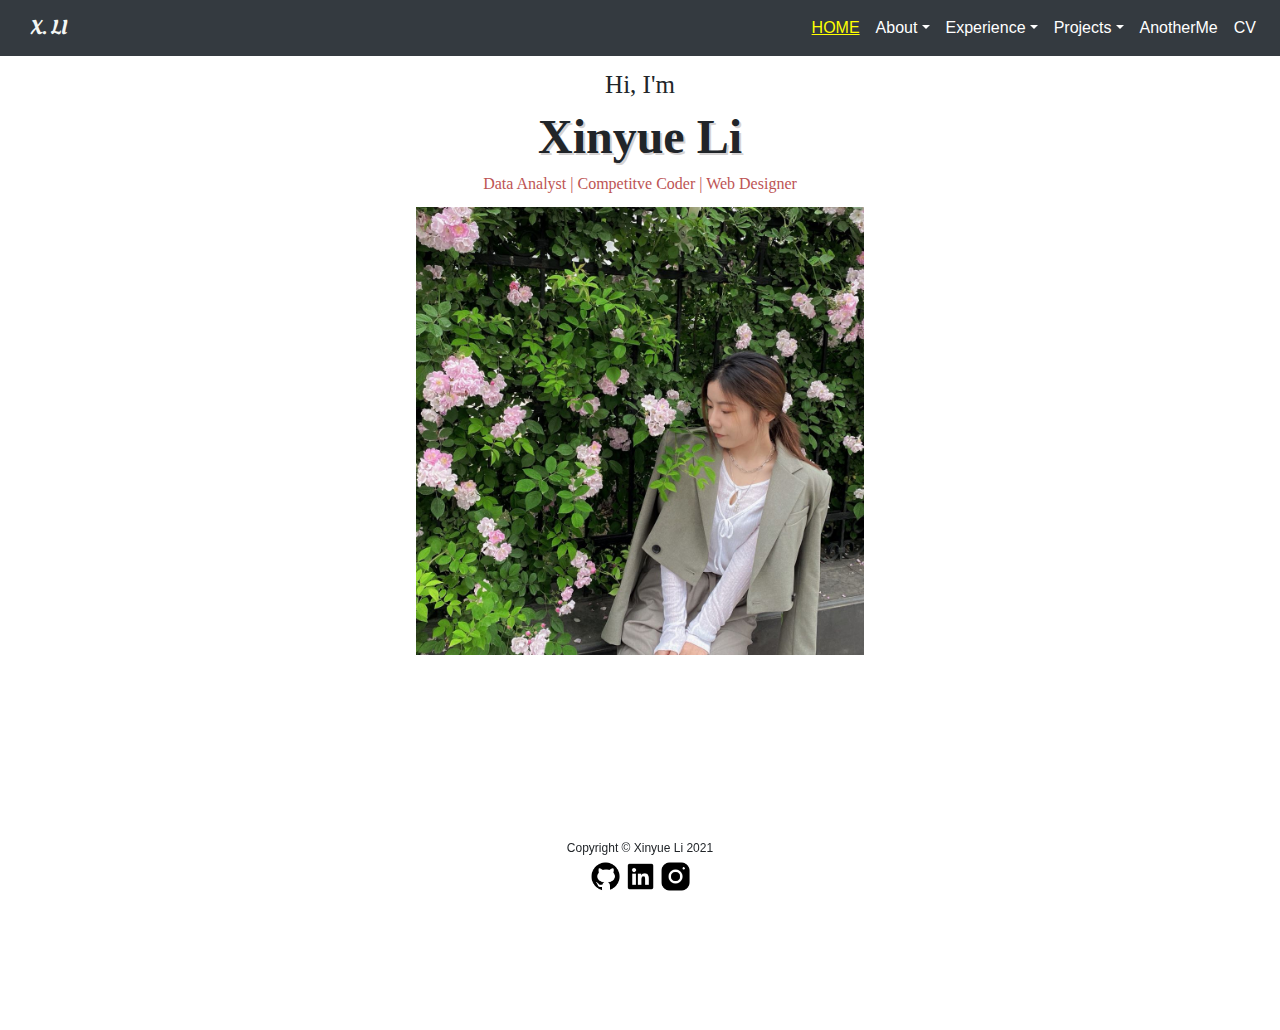
<file: index.html>
<!DOCTYPE html>
<html lang="en">

  <head>
    <meta charset="utf-8">
    <meta name="viewport" content="width=device-width, initial-scale=1.0">
    <link rel="stylesheet" type="text/css" href="css/html5reset.css">
    <link rel="stylesheet" href="https://stackpath.bootstrapcdn.com/bootstrap/4.3.1/css/bootstrap.min.css" integrity="sha384-ggOyR0iXCbMQv3Xipma34MD+dH/1fQ784/j6cY/iJTQUOhcWr7x9JvoRxT2MZw1T" crossorigin="anonymous">
    <link rel="stylesheet" type="text/css" href="css/style.css">
    <link href="https://fonts.googleapis.com/css2?family=Oleo+Script:wght@700&family=Tinos&display=swap" rel="stylesheet">
    <script src="https://code.jquery.com/jquery-3.3.1.slim.min.js" integrity="sha384-q8i/X+965DzO0rT7abK41JStQIAqVgRVzpbzo5smXKp4YfRvH+8abtTE1Pi6jizo" crossorigin="anonymous"></script>
    <script src="https://cdnjs.cloudflare.com/ajax/libs/popper.js/1.14.7/umd/popper.min.js" integrity="sha384-UO2eT0CpHqdSJQ6hJty5KVphtPhzWj9WO1clHTMGa3JDZwrnQq4sF86dIHNDz0W1" crossorigin="anonymous"></script>
    <script src="https://stackpath.bootstrapcdn.com/bootstrap/4.3.1/js/bootstrap.min.js" integrity="sha384-JjSmVgyd0p3pXB1rRibZUAYoIIy6OrQ6VrjIEaFf/nJGzIxFDsf4x0xIM+B07jRM" crossorigin="anonymous"></script>
    <title>Porfolio</title>

  </head>

  <body>
    <div class="skip"><a href="#main">Jump to Content</a></div>
    <header id="header">
        <nav class="navbar navbar-expand-md navbar-dark bg-dark">
            <div class="header-container">
                <div class="logo container">
                    <a class="navbar-brand">X. Li</a>
                </div>
                <button id="button" type="button" data-toggle="collapse"data-target="#navbarSupportedContent">
                    Menu
                </button>
            </div>

            <!-- <button class="navbar-toggler" type="button" data-toggle="collapse"data-target="#navbarSupportedContent">
                <span class="navbar-toggler-icon"></span>
                Menu
            </button> -->

            <div class="collapse navbar-collapse" id="navbarSupportedContent">
                <ul class="navbar-nav md-auto">
                    <li class="nav-item active">
                        <a class="nav-link" href="index.html">Home</a>
                    </li>
                    <li class="nav-item dropdown">
                        <a class="nav-link dropdown-toggle" href="#" class="navbarDropdown" role="button" data-toggle="dropdown">About</a>
                        <div class="dropdown-menu" arial-labelledby="navbarDropdown">
                            <a class="dropdown-item" href="personal.html">All</a>
                            <div class="dropdown-divider"></div>
                            <a class="dropdown-item" href="personal.html#main">Introduction</a>
                            <div class="dropdown-divider"></div>
                            <a class="dropdown-item" href="personal.html#Education">Education</a>
                            <div class="dropdown-divider"></div>
                            <a class="dropdown-item" href="personal.html#Courses">Courses Taken</a>
                            <div class="dropdown-divider"></div>
                            <a class="dropdown-item" href="personal.html#Skills">Skills</a>
                            
                            <!-- <a class="dropdown-item" href="personal.html#anotherMe">Another Me</a> -->
                        </div>
                    </li>
                    <li class="nav-item dropdown">
                        <a class="nav-link dropdown-toggle" href="#" class="navbarDropdown" role="button" data-toggle="dropdown">Experience</a>
                        <div class="dropdown-menu" arial-labelledby="navbarDropdown">
                            <a class="dropdown-item" href="experience.html">All</a>
                            <div class="dropdown-divider"></div>
                            <a class="dropdown-item" href="experience.html#pastInterns">Past Interns</a>
                            <div class="dropdown-divider"></div>
                            <a class="dropdown-item" href="experience.html#currentPlanning">Current Planning</a>
                            
                        </div>
                    </li>
                    <li class="nav-item dropdown">
                        <a class="nav-link dropdown-toggle" href="#" class="navbarDropdown" role="button" data-toggle="dropdown">Projects</a>
                        <div class="dropdown-menu" arial-labelledby="navbarDropdown">
                            <a class="dropdown-item" href="projects.html">All</a>
                            <div class="dropdown-divider"></div>
                            <a class="dropdown-item" href="projects.html#2021">Year 2021</a>
                            <div class="dropdown-divider"></div>
                            <a class="dropdown-item" href="projects.html#2020">Year 2020</a>
                            <div class="dropdown-divider"></div>
                            <a class="dropdown-item" href="projects.html#2019">Year 2019</a>
                            
                        </div>
                    </li>
                    <li class="nav-item">
                        <a class="nav-link" href="anotherMe.html">AnotherMe</a>
                    </li>
                    

                    <li class="nav-item">
                        <a class="nav-link CV" target="_blank" href="file/CV.pdf">CV</a>
                    </li>
                    
                </ul>
            </div>
        </nav> 
    </header>

    <main>
        <div class="full-screen" id="main">
            <div class="intro">
                <h1>
                    Hi, I'm
                </h1>
                <h1 class="largerFont">
                    Xinyue Li
                </h1>
                <h2>
                    Data Analyst | Competitve Coder | Web Designer
                </h2>
            </div>

            <div class="myphoto">
                <!-- IMAGE goes here-->
                <img src="img/myphoto.jpg" alt="a photo of me"/>
            </div>

            <!-- <div class="intro">
                <h3>2 years' experience of data analytics</h3>
                <h3>4 years' experience of coding</h3>  
                <h3>1 year's experience of web design</h3>
                    
                <h3>
                    For more information, <a href="personal.html#main" >Click Here</a>
                </h3>
            </div> -->
        </div>

        
    </main>

  
  <footer id="footer">
    <div class="footer-container">
        <div class="copy">
            <a>Copyright © Xinyue Li 2021</a>
        </div>
        <div class="social-media">
            <ul class="media-list">
                <!--github,linkedin,instagram-->
                <li class="inline-item">
                    <a target="_blank" href="https://github.com/Xinyue-LIi">
                        <img src="img/github_icon.png" alt="github icon">
                    </a>
                </li>
                <li class="inline-item">
                    <a target="_blank" href="https://www.linkedin.com/in/xinyue-liii/">
                        <img src="img/linkedin_icon.png" alt="linkedin icon">
                    </a>
                </li>
                <li class="inline-item">
                    <a target="_blank" href="https://www.instagram.com/becky__li/">
                        <img src="img/instagram_icon.png" alt="instagram icon">
                    </a>
                </li>
            </ul>
        </div>
    </div>
  </footer>
  
  </body>


</html>
</file>
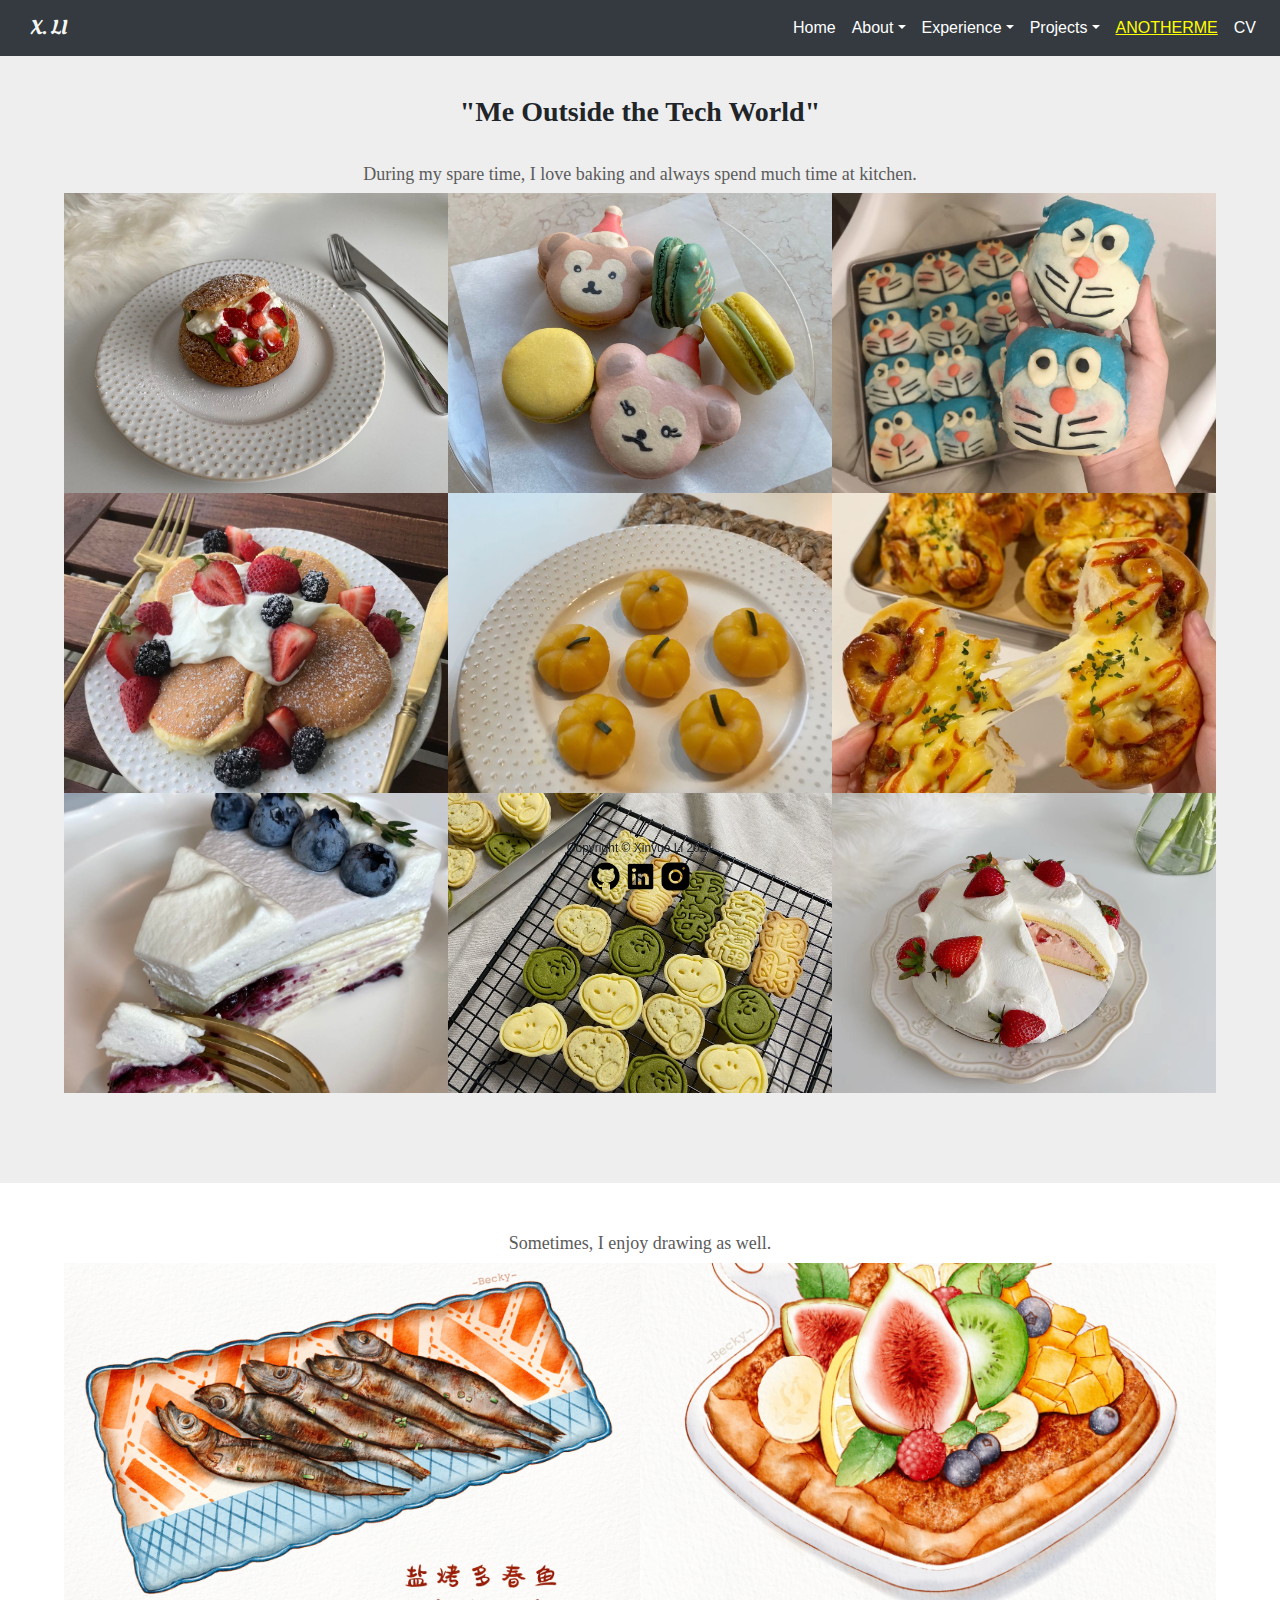
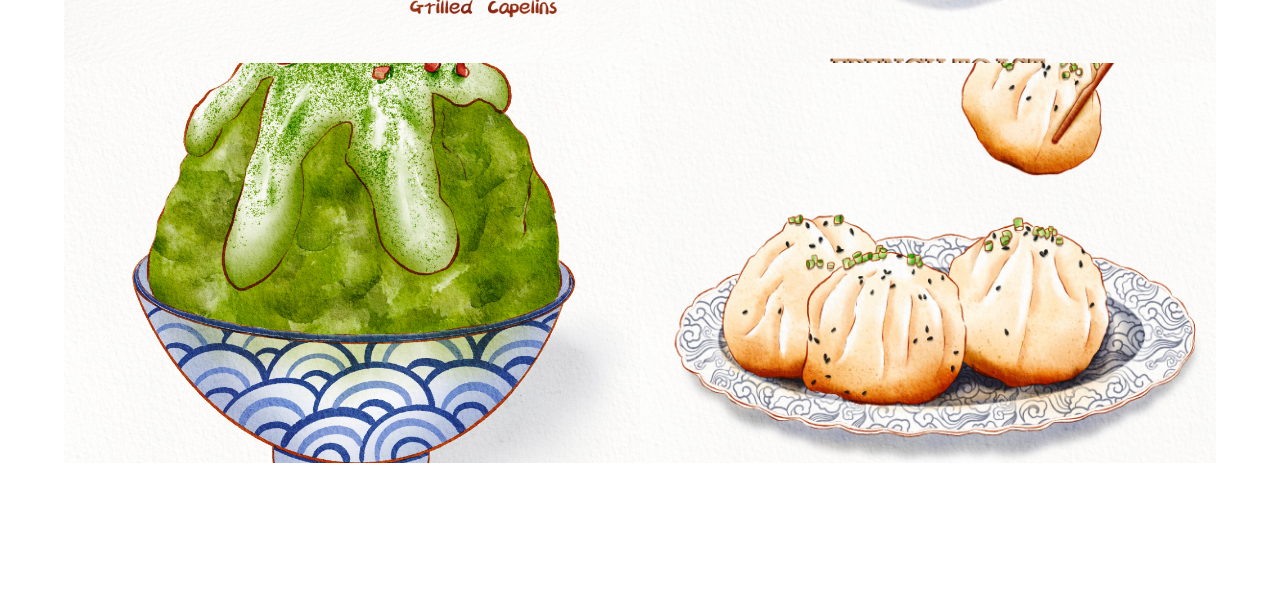
<file: anotherMe.html>
<!DOCTYPE html>
<html lang="en">
<head>
    <meta charset="utf-8">
    <meta name="viewport" content="width=device-width, initial-scale=1.0">
    <link rel="stylesheet" type="text/css" href="css/html5reset.css">
    <link rel="stylesheet" href="https://stackpath.bootstrapcdn.com/bootstrap/4.3.1/css/bootstrap.min.css" integrity="sha384-ggOyR0iXCbMQv3Xipma34MD+dH/1fQ784/j6cY/iJTQUOhcWr7x9JvoRxT2MZw1T" crossorigin="anonymous">
    <link rel="stylesheet" type="text/css" href="css/style.css">
    <link href="https://fonts.googleapis.com/css2?family=Oleo+Script:wght@700&family=Tinos&display=swap" rel="stylesheet">
    <script src="https://code.jquery.com/jquery-3.3.1.slim.min.js" integrity="sha384-q8i/X+965DzO0rT7abK41JStQIAqVgRVzpbzo5smXKp4YfRvH+8abtTE1Pi6jizo" crossorigin="anonymous"></script>
    <script src="https://cdnjs.cloudflare.com/ajax/libs/popper.js/1.14.7/umd/popper.min.js" integrity="sha384-UO2eT0CpHqdSJQ6hJty5KVphtPhzWj9WO1clHTMGa3JDZwrnQq4sF86dIHNDz0W1" crossorigin="anonymous"></script>
    <script src="https://stackpath.bootstrapcdn.com/bootstrap/4.3.1/js/bootstrap.min.js" integrity="sha384-JjSmVgyd0p3pXB1rRibZUAYoIIy6OrQ6VrjIEaFf/nJGzIxFDsf4x0xIM+B07jRM" crossorigin="anonymous"></script>
    <title>AnotherMe</title>

  </head>

  <body>
    <div class="skip"><a href="#main">Jump to Content</a></div>
    <header id="header">
        <nav class="navbar navbar-expand-md navbar-dark bg-dark">
            <div class="header-container">
                <div class="logo container">
                    <a class="navbar-brand">X. Li</a>
                </div>
                <button id="button" type="button" data-toggle="collapse"data-target="#navbarSupportedContent">
                    Menu
                </button>
            </div>

            <!-- <button class="navbar-toggler" type="button" data-toggle="collapse"data-target="#navbarSupportedContent">
                <span class="navbar-toggler-icon"></span>
                Menu
            </button> -->

            <div class="collapse navbar-collapse" id="navbarSupportedContent">
                <ul class="navbar-nav md-auto">
                    <li class="nav-item">
                        <a class="nav-link" href="index.html">Home</a>
                    </li>
                    <li class="nav-item dropdown">
                        <a class="nav-link dropdown-toggle" href="#" class="navbarDropdown" role="button" data-toggle="dropdown">About</a>
                        <div class="dropdown-menu" arial-labelledby="navbarDropdown">
                            <a class="dropdown-item" href="personal.html">All</a>
                            <div class="dropdown-divider"></div>
                            <a class="dropdown-item" href="personal.html#main">Introduction</a>
                            <div class="dropdown-divider"></div>
                            <a class="dropdown-item" href="personal.html#Education">Education</a>
                            <div class="dropdown-divider"></div>
                            <a class="dropdown-item" href="personal.html#Courses">Courses Taken</a>
                            <div class="dropdown-divider"></div>
                            <a class="dropdown-item" href="personal.html#Skills">Skills</a>
                            <!-- <div class="dropdown-divider"></div>
                            <a class="dropdown-item" href="personal.html#anotherMe">Another Me</a> -->
                        </div>
                    </li>
                    <li class="nav-item dropdown">
                        <a class="nav-link dropdown-toggle" href="#" class="navbarDropdown" role="button" data-toggle="dropdown">Experience</a>
                        <div class="dropdown-menu" arial-labelledby="navbarDropdown">
                            <a class="dropdown-item" href="experience.html">All</a>
                            <div class="dropdown-divider"></div>
                            <a class="dropdown-item" href="experience.html#pastInterns">Past Interns</a>
                            <div class="dropdown-divider"></div>
                            <a class="dropdown-item" href="experience.html#currentPlanning">Current Planning</a>
                            
                        </div>
                    </li>
                    <li class="nav-item dropdown">
                        <a class="nav-link dropdown-toggle" href="#" class="navbarDropdown" role="button" data-toggle="dropdown">Projects</a>
                        <div class="dropdown-menu" arial-labelledby="navbarDropdown">
                            <a class="dropdown-item" href="projects.html">All</a>
                            <div class="dropdown-divider"></div>
                            <a class="dropdown-item" href="projects.html#2021">Year 2021</a>
                            <div class="dropdown-divider"></div>
                            <a class="dropdown-item" href="projects.html#2020">Year 2020</a>
                            <div class="dropdown-divider"></div>
                            <a class="dropdown-item" href="projects.html#2019">Year 2019</a>
                            
                        </div>
                    </li>

                    <li class="nav-item active">
                        <a class="nav-link" href="anotherMe.html">AnotherMe</a>
                    </li>

                    <li class="nav-item">
                        <a class="nav-link CV" target="_blank" href="file/CV.pdf">CV</a>
                    </li>
                    
                </ul>
            </div>
        </nav> 
    </header>

    <main>
        <!-- <div class="gallery">
            <h1>"Me Outside the Tech World"</h1>
        </div> -->
        <div class="sections" id="main"></div>
            
            <div class="section gallery">
                <div class="heading">
                    <h1>"Me Outside the Tech World"</h1>
                </div>
                <h2>During my spare time, I love baking and always spend much time at kitchen.</h2> 
                <div class="gallery-baking">
                    <div class="gallery-item i1"><img src="img/gallery-1.jpg" alt="Food Image 1"></div>
                    <div class="gallery-item i2"><img src="img/gallery-2.jpg" alt="Food Image 2"></div>
                    <div class="gallery-item i3"><img src="img/gallery-3.jpg" alt="Food Image 3"></div>
                    <div class="gallery-item i4"><img src="img/gallery-4.jpg" alt="Food Image 4"></div>
                    <div class="gallery-item i5"><img src="img/gallery-5.jpg" alt="Food Image 5"></div>
                    <div class="gallery-item i6"><img src="img/gallery-6.jpg" alt="Food Image 6"></div>
                    <div class="gallery-item i7"><img src="img/gallery-7.jpg" alt="Food Image 7"></div>
                    <div class="gallery-item i8"><img src="img/gallery-8.jpg" alt="Food Image 8"></div>
                    <div class="gallery-item i9"><img src="img/gallery-9.jpg" alt="Food Image 9"></div>
                </div>
            </div>
            

            <div class="section gallery">
                <h2>Sometimes, I enjoy drawing as well.</h2>
                <div class="gallery-drawing">
                    <div class="gallery-item d1"><img src="img/drawing-1.jpg" alt="Drawing Image 1"></div>
                    <div class="gallery-item d2"><img src="img/drawing-2.jpg" alt="Drawing Image 2"></div>
                    <div class="gallery-item d3"><img src="img/drawing-3.jpg" alt="Drawing Image 3"></div>
                    <div class="gallery-item d4"><img src="img/drawing-4.jpg" alt="Drawing Image 4"></div>
                    
                </div>
            </div>
            
        </div>

        
    </main>

  
  <footer id="footer">
    <div class="footer-container">
        <div class="copy">
            <a>Copyright © Xinyue Li 2021</a>
        </div>
        <div class="social-media">
            <ul class="media-list">
                <!--github,linkedin,instagram-->
                <li class="inline-item">
                    <a target="_blank" href="https://github.com/Xinyue-LIi">
                        <img src="img/github_icon.png" alt="github icon">
                    </a>
                </li>
                <li class="inline-item">
                    <a target="_blank" href="https://www.linkedin.com/in/xinyue-liii/">
                        <img src="img/linkedin_icon.png" alt="linkedin icon">
                    </a>
                </li>
                <li class="inline-item">
                    <a target="_blank" href="https://www.instagram.com/becky__li/">
                        <img src="img/instagram_icon.png" alt="instagram icon">
                    </a>
                </li>
            </ul>
        </div>
    </div>
  </footer>
  
  </body>


</html>
</file>
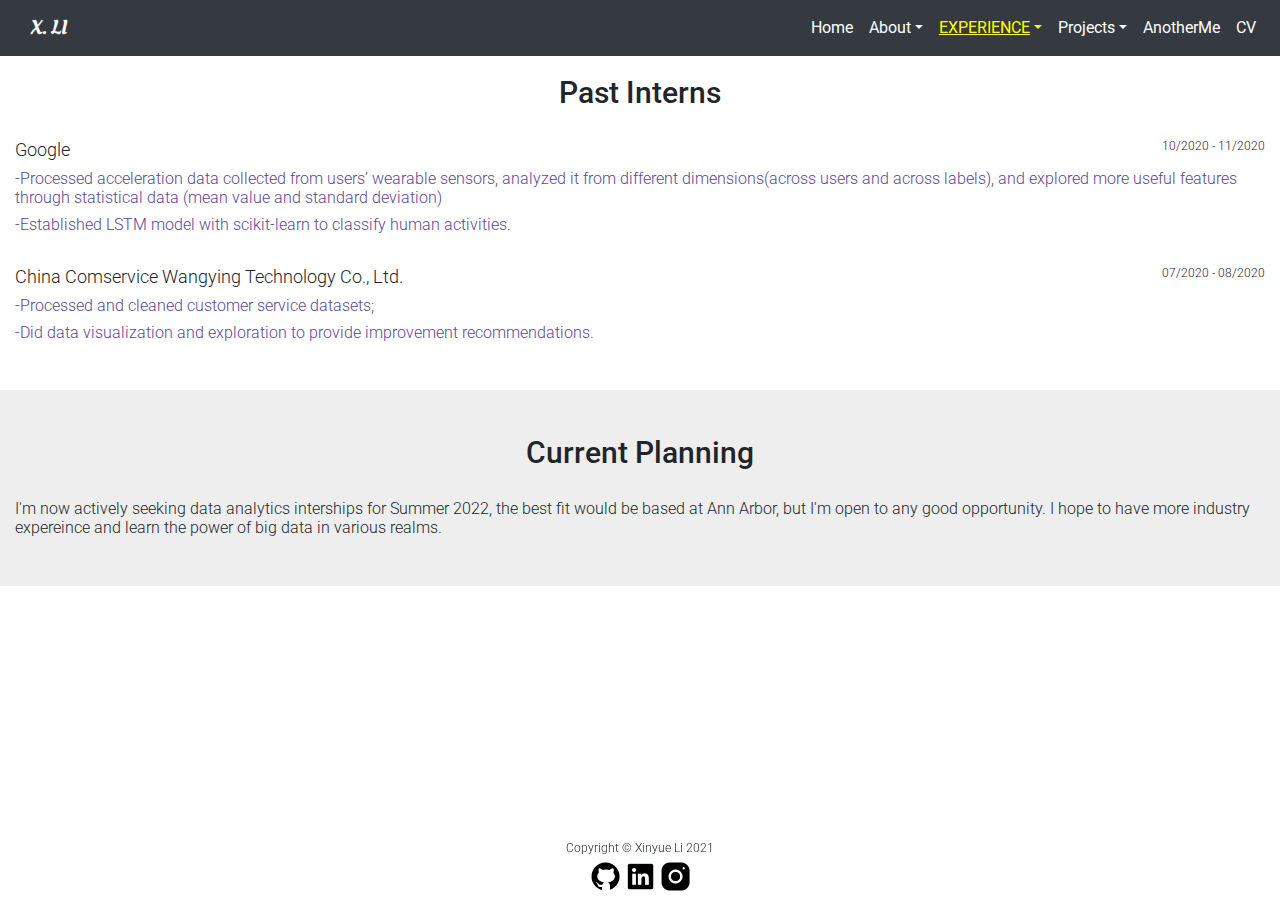
<file: experience.html>
<!DOCTYPE html>
<html lang="en">

  <head>
    <meta charset="utf-8">
    <meta name="viewport" content="width=device-width, initial-scale=1.0">
    <link rel="stylesheet" type="text/css" href="css/html5reset.css">
    <link rel="stylesheet" href="https://stackpath.bootstrapcdn.com/bootstrap/4.3.1/css/bootstrap.min.css" integrity="sha384-ggOyR0iXCbMQv3Xipma34MD+dH/1fQ784/j6cY/iJTQUOhcWr7x9JvoRxT2MZw1T" crossorigin="anonymous">
    <link rel="stylesheet" type="text/css" href="css/style.css">
    <link href="https://fonts.googleapis.com/css2?family=Oleo+Script:wght@700&family=Quattrocento&family=Roboto:ital,wght@0,100;0,300;0,400;0,500;0,700;1,100;1,300&family=Sacramento&family=Tinos&display=swap" rel="stylesheet">
    <script src="https://code.jquery.com/jquery-3.3.1.slim.min.js" integrity="sha384-q8i/X+965DzO0rT7abK41JStQIAqVgRVzpbzo5smXKp4YfRvH+8abtTE1Pi6jizo" crossorigin="anonymous"></script>
    <script src="https://cdnjs.cloudflare.com/ajax/libs/popper.js/1.14.7/umd/popper.min.js" integrity="sha384-UO2eT0CpHqdSJQ6hJty5KVphtPhzWj9WO1clHTMGa3JDZwrnQq4sF86dIHNDz0W1" crossorigin="anonymous"></script>
    <script src="https://stackpath.bootstrapcdn.com/bootstrap/4.3.1/js/bootstrap.min.js" integrity="sha384-JjSmVgyd0p3pXB1rRibZUAYoIIy6OrQ6VrjIEaFf/nJGzIxFDsf4x0xIM+B07jRM" crossorigin="anonymous"></script>
    <title>Experience</title>

  </head>

  <body>
    <div class="skip"><a href="#main">Jump to Content</a></div>
    <header id="header">
        <nav class="navbar navbar-expand-md navbar-dark bg-dark">
            <div class="header-container">
                <div class="logo container">
                    <a class="navbar-brand">X. Li</a>
                </div>
                <button id="button" type="button" data-toggle="collapse"data-target="#navbarSupportedContent">
                    <!-- <span class="navbar-toggler-icon"> </span> -->
                    Menu
                </button>
            </div>

            <div class="collapse navbar-collapse" id="navbarSupportedContent">
                <ul class="navbar-nav md-auto">
                    <li class="nav-item">
                        <a class="nav-link" href="index.html">Home</a>
                    </li>
                    <li class="nav-item dropdown ">
                        <a class="nav-link dropdown-toggle" href="#" class="navbarDropdown" role="button" data-toggle="dropdown">About</a>
                        <div class="dropdown-menu" arial-labelledby="navbarDropdown">
                            <a class="dropdown-item" href="personal.html">All</a>
                            <div class="dropdown-divider"></div>
                            <a class="dropdown-item" href="personal.html#main">Introduction</a>
                            <div class="dropdown-divider"></div>
                            <a class="dropdown-item" href="personal.html#Education">Education</a>
                            <div class="dropdown-divider"></div>
                            <a class="dropdown-item" href="personal.html#Courses">Courses Taken</a>
                            <div class="dropdown-divider"></div>
                            <a class="dropdown-item" href="personal.html#Skills">Skills</a>
                            <!-- <div class="dropdown-divider"></div>
                            <a class="dropdown-item" href="personal.html#anotherMe">Another Me</a> -->
                        </div>
                    </li>
                    <li class="nav-item dropdown active">
                        <a class="nav-link dropdown-toggle" href="#" class="navbarDropdown" role="button" data-toggle="dropdown">Experience</a>
                        <div class="dropdown-menu" arial-labelledby="navbarDropdown">
                            <a class="dropdown-item" href="experience.html">All</a>
                            <div class="dropdown-divider"></div>
                            <a class="dropdown-item" href="experience.html#pastInterns">Past Interns</a>
                            <div class="dropdown-divider"></div>
                            <a class="dropdown-item" href="experience.html#currentPlanning">Current Planning</a>
                            
                        </div>
                    </li>
                    <li class="nav-item dropdown">
                        <a class="nav-link dropdown-toggle" href="#" class="navbarDropdown" role="button" data-toggle="dropdown">Projects</a>
                        <div class="dropdown-menu" arial-labelledby="navbarDropdown">
                            <a class="dropdown-item" href="projects.html">All</a>
                            <div class="dropdown-divider"></div>
                            <a class="dropdown-item" href="projects.html#2021">Year 2021</a>
                            <div class="dropdown-divider"></div>
                            <a class="dropdown-item" href="projects.html#2020">Year 2020</a>
                            <div class="dropdown-divider"></div>
                            <a class="dropdown-item" href="projects.html#2019">Year 2019</a>
                            
                        </div>
                    </li>
                    <li class="nav-item">
                        <a class="nav-link" href="anotherMe.html">AnotherMe</a>
                    </li>
                    <li class="nav-item">
                        <a class="nav-link CV" target="_blank" href="file/CV.pdf">CV</a>
                    </li>
                    
                </ul>
            </div>
        </nav> 
    </header>

    <main>
        <div class="sections" id="main">
            <div class="section" id="pastInterns">
                <div class="section-header">
                    <h1>Past Interns</h1>
                </div>
    
                <div class="section-content">
                    <div class="subcontent">
                        <div class="subcontent-left">
                            <h2>Google</h2>
                        </div>
                        <div class="subcontent-right">
                            <h2>10/2020 - 11/2020</h2>
                        </div>
                    </div>
                    <h3 class="lighter">-Processed acceleration data collected from users’ wearable sensors, analyzed it from different dimensions(across users 
                        and across labels), and explored more useful features through statistical data (mean value and standard deviation)</h4>
                    <h3 class="lighter">-Established LSTM model with scikit-learn to classify human activities.</h4>
                    
                    <br>
                                       

                    <div class="subcontent">
                        <div class="subcontent-left">
                            <h2>China Comservice Wangying Technology Co., Ltd.</h2>
                        </div>
                        <div class="subcontent-right">
                            <h2>07/2020 - 08/2020</h2>
                        </div>
                    </div>
                    <h3 class="lighter">-Processed and cleaned customer service datasets;</h3>
                    <h3 class="lighter">-Did data visualization and exploration to provide improvement recommendations.</h3>   
                </div>
            </div>

            <div class="section" id="currentPlanning">
                <div class="section-header">
                    <h1>Current Planning</h1>
                </div>
    
                <div class="section-content">
                    <h2>I'm now actively seeking data analytics interships for Summer 2022, the best fit would be based at Ann Arbor, but I'm open to any good opportunity. I hope to have more industry expereince and learn the power of big data in various realms.</h3></div>
            </div>
        </div>
        <br>
        <br>
        <br>

        
    </main>
  
  <footer id="footer">
    <div class="footer-container">
        <div class="copy">
            <a>Copyright © Xinyue Li 2021</a>
        </div>
        <div class="social-media">
            <ul class="media-list">
                <!--github,linkedin,instagram-->
                <li class="inline-item">
                    <a target="_blank" href="https://github.com/Xinyue-LIi">
                        <img src="img/github_icon.png" alt="github icon">
                    </a>
                </li>
                <li class="inline-item">
                    <a target="_blank" href="https://www.linkedin.com/in/xinyue-liii/">
                        <img src="img/linkedin_icon.png" alt="linkedin icon">
                    </a>
                </li>
                <li class="inline-item">
                    <a target="_blank" href="https://www.instagram.com/becky__li/">
                        <img src="img/instagram_icon.png" alt="instagram icon">
                    </a>
                </li>
            </ul>
        </div>
    </div>
  </footer>
  
  </body>


</html>
</file>
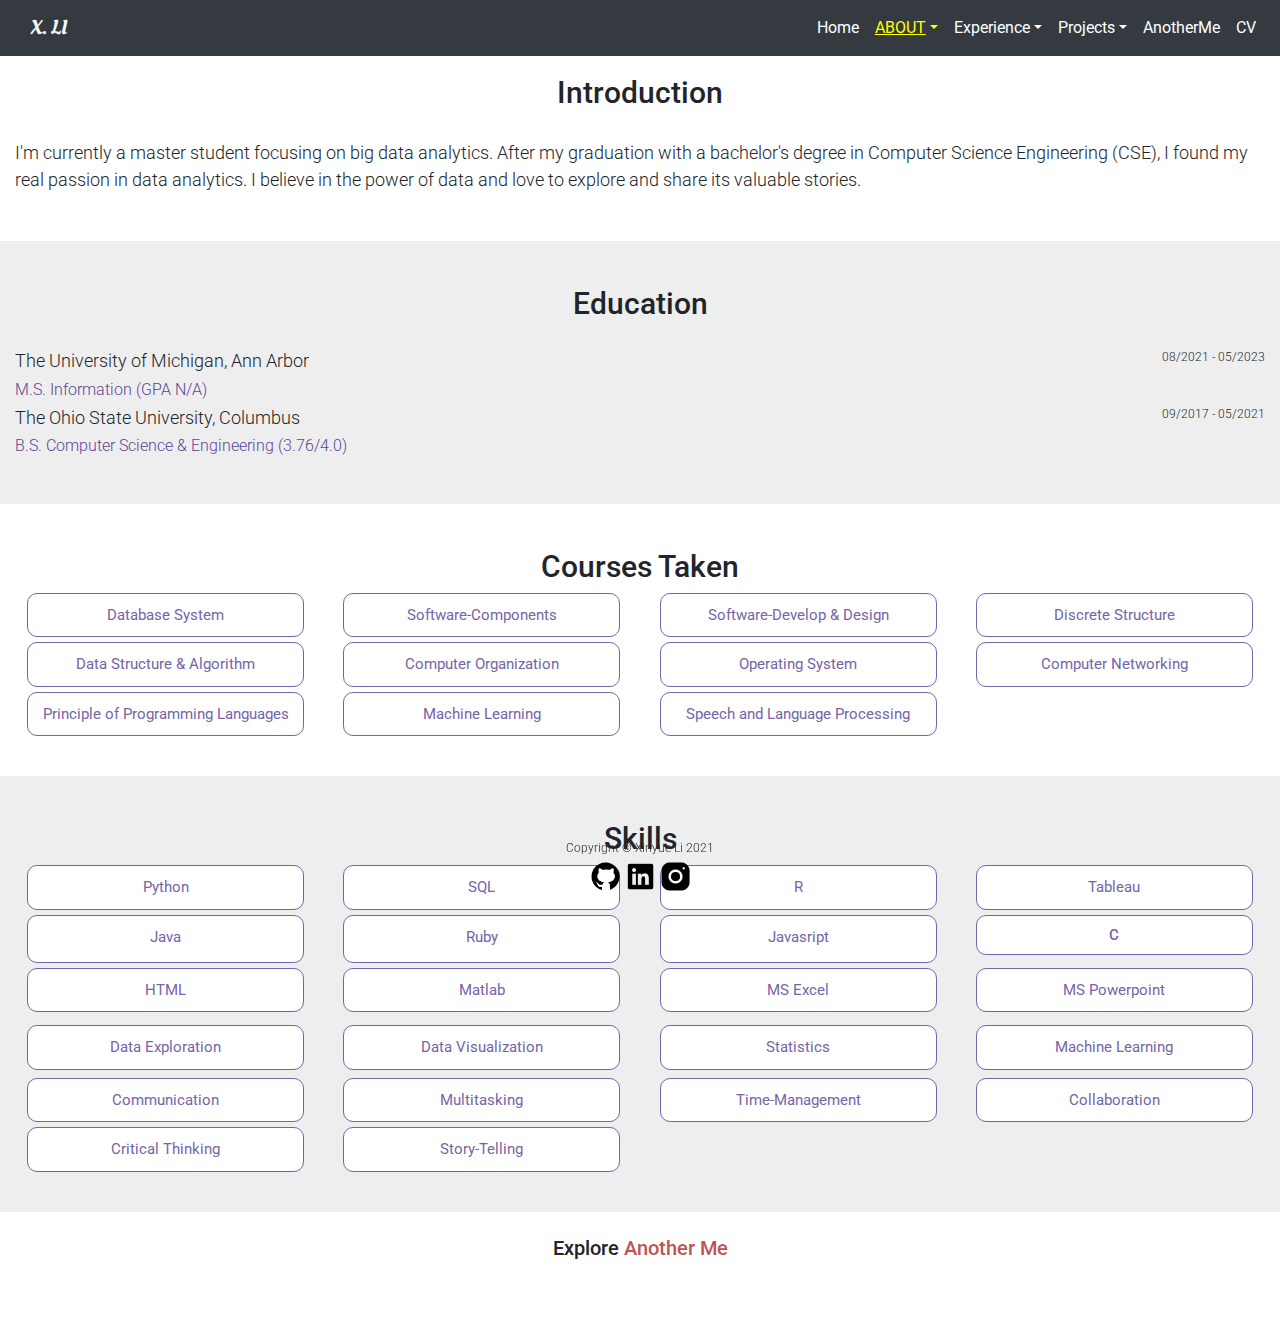
<file: personal.html>
<!DOCTYPE html>
<html lang="en">

  <head>
    <meta charset="utf-8">
    <meta name="viewport" content="width=device-width, initial-scale=1.0">
    <link rel="stylesheet" type="text/css" href="css/html5reset.css">
    <link rel="stylesheet" href="https://stackpath.bootstrapcdn.com/bootstrap/4.3.1/css/bootstrap.min.css" integrity="sha384-ggOyR0iXCbMQv3Xipma34MD+dH/1fQ784/j6cY/iJTQUOhcWr7x9JvoRxT2MZw1T" crossorigin="anonymous">
    <link rel="stylesheet" type="text/css" href="css/style.css">
    <link href="https://fonts.googleapis.com/css2?family=Oleo+Script:wght@700&family=Quattrocento&family=Roboto:ital,wght@0,100;0,300;0,400;0,500;0,700;1,100;1,300&family=Sacramento&family=Tinos&display=swap" rel="stylesheet">
    <script src="https://code.jquery.com/jquery-3.3.1.slim.min.js" integrity="sha384-q8i/X+965DzO0rT7abK41JStQIAqVgRVzpbzo5smXKp4YfRvH+8abtTE1Pi6jizo" crossorigin="anonymous"></script>
    <script src="https://cdnjs.cloudflare.com/ajax/libs/popper.js/1.14.7/umd/popper.min.js" integrity="sha384-UO2eT0CpHqdSJQ6hJty5KVphtPhzWj9WO1clHTMGa3JDZwrnQq4sF86dIHNDz0W1" crossorigin="anonymous"></script>
    <script src="https://stackpath.bootstrapcdn.com/bootstrap/4.3.1/js/bootstrap.min.js" integrity="sha384-JjSmVgyd0p3pXB1rRibZUAYoIIy6OrQ6VrjIEaFf/nJGzIxFDsf4x0xIM+B07jRM" crossorigin="anonymous"></script>
    <title>About</title>

  </head>

  <body>
    <div class="skip"><a href="#main">Jump to Content</a></div>
    <header id="header">
        <nav class="navbar navbar-expand-md navbar-dark bg-dark">
            <div class="header-container">
                <div class="logo container">
                    <a class="navbar-brand">X. Li</a>
                </div>
                <button id="button" type="button" data-toggle="collapse"data-target="#navbarSupportedContent">
                    <!-- <span class="navbar-toggler-icon"> </span> -->
                    Menu
                </button>
            </div>

            <div class="collapse navbar-collapse" id="navbarSupportedContent">
                <ul class="navbar-nav md-auto">
                    <li class="nav-item">
                        <a class="nav-link" href="index.html">Home</a>
                    </li>
                    <li class="nav-item dropdown active">
                        <a class="nav-link dropdown-toggle" href="#" class="navbarDropdown" role="button" data-toggle="dropdown">About</a>
                        <div class="dropdown-menu" arial-labelledby="navbarDropdown">
                            <a class="dropdown-item" href="personal.html">All</a>
                            <div class="dropdown-divider"></div>
                            <a class="dropdown-item" href="personal.html#main">Introduction</a>
                            <div class="dropdown-divider"></div>
                            <a class="dropdown-item" href="personal.html#Education">Education</a>
                            <div class="dropdown-divider"></div>
                            <a class="dropdown-item" href="personal.html#Courses">Courses Taken</a>
                            <div class="dropdown-divider"></div>
                            <a class="dropdown-item" href="personal.html#Skills">Skills</a>
                            <!-- <div class="dropdown-divider"></div>
                            <a class="dropdown-item" href="personal.html#anotherMe">Another Me</a> -->
                        </div>
                    </li>
                    <li class="nav-item dropdown">
                        <a class="nav-link dropdown-toggle" href="#" class="navbarDropdown" role="button" data-toggle="dropdown">Experience</a>
                        <div class="dropdown-menu" arial-labelledby="navbarDropdown">
                            <a class="dropdown-item" href="experience.html">All</a>
                            <div class="dropdown-divider"></div>
                            <a class="dropdown-item" href="experience.html#pastInterns">Past Interns</a>
                            <div class="dropdown-divider"></div>
                            <a class="dropdown-item" href="experience.html#currentPlanning">Current Planning</a>
                            
                        </div>
                    </li>
                    <li class="nav-item dropdown">
                        <a class="nav-link dropdown-toggle" href="#" class="navbarDropdown" role="button" data-toggle="dropdown">Projects</a>
                        <div class="dropdown-menu" arial-labelledby="navbarDropdown">
                            <a class="dropdown-item" href="projects.html">All</a>
                            <div class="dropdown-divider"></div>
                            <a class="dropdown-item" href="projects.html#2021">Year 2021</a>
                            <div class="dropdown-divider"></div>
                            <a class="dropdown-item" href="projects.html#2020">Year 2020</a>
                            <div class="dropdown-divider"></div>
                            <a class="dropdown-item" href="projects.html#2019">Year 2019</a>
                            
                        </div>
                    </li>
                    <li class="nav-item">
                        <a class="nav-link" href="anotherMe.html">AnotherMe</a>
                    </li>
                    <li class="nav-item">
                        <a class="nav-link CV" target="_blank" href="file/CV.pdf">CV</a>
                    </li>
                    
                </ul>
            </div>
        </nav> 
    </header>

    <main>
        <!-- <div class="page-indicator">
            <h1>About Me <h1>
        </div>

        <div id="main">
            <h2>Here's some more info about me.</h2>
        </div> -->
        <div class="sections" id="main">
        <div class="section" id="Introduction">
            <div class="section-header">
                <h1>Introduction</h1>
            </div>

            <div class="section-content">
                <h2>I'm currently a master student focusing on big data analytics. After my graduation with a bachelor's degree in Computer Science Engineering (CSE), I found my real passion in data analytics. I believe in the power of data and love to explore and share its valuable stories.</h2>
            </div>
            
        </div>

        <div class="section" id="Education">
            <div class="section-header">
                <h1>Education</h1>
            </div>

            <div class="section-content">
                <div class="subcontent">
                    <div class="subcontent-left">
                        <h2>The University of Michigan, Ann Arbor</h2>
                    </div>
                    <div class="subcontent-right">
                        <h2>08/2021 - 05/2023</h2>
                    </div>
                </div>
                <h3 class="lighter">M.S. Information (GPA N/A)</h3>


                <div class="subcontent">
                    <div class="subcontent-left">
                        <h2>The Ohio State University, Columbus</h2>
                    </div>
                    <div class="subcontent-right">
                        <h2>09/2017 - 05/2021</h2>
                    </div>
                </div>
                <h3 class="lighter">B.S. Computer Science & Engineering (3.76/4.0)</h3>
                
            </div>

        </div>

        <div class="section" id="Courses">
            <div class="section-header">
                <h1>Courses Taken</h1>
            </div>

            
                <div class="subcontent-flexcontaniner-course">
                    
                        <div class="box a">Database System</div>
                        <div class="box b">Software-Components</div>
                        <div class="box c">Software-Develop & Design </div>
                        <div class="box d">Discrete Structure</div>
                        <div class="box e">Data Structure & Algorithm</div>
                        <div class="box f">Computer Organization</div>
                        <div class="box g">Operating System</div>
                        <div class="box h">Computer Networking</div>
                        <div class="box i">Principle of Programming Languages</div>
                        <div class="box j">Machine Learning</div>
                        <div class="box k">Speech and Language Processing</div>
                    
                </div>
            

        </div>

        <div class="section" id="Skills">
            <div class="section-header">
                <h1>Skills</h1>
            </div>

            <div class="subcontent-flexcontaniner-skill s1">
                    
                <div class="box a2">Python</div>
                <div class="box b2">SQL</div>
                <div class="box c2">R</div>
                <div class="box d2">Tableau</div>
                <div class="box e2">Java</div>
                <div class="box f2">Ruby</div>
                <div class="box g2">Javasript</div>
                <div class="box h2">C</div>
                <div class="box i2">HTML</div>
                <div class="box j2">Matlab</div>
                <div class="box k2">MS Excel</div>
                <div class="box l2">MS Powerpoint</div>
            </div>

            
            
            <div class="subcontent-flexcontaniner-skill s2">
                <div class="box a3">Data Exploration</div>
                <div class="box b3">Data Visualization</div>
                <div class="box c3">Statistics</div>
                <div class="box d3">Machine Learning</div>

            </div>

            <div class="subcontent-flexcontaniner-skill s3">
                <div class="box a4">Communication</div>
                <div class="box b4">Multitasking</div>
                <div class="box c4">Time-Management</div>
                <div class="box d4">Collaboration</div>
                <div class="box e4">Critical Thinking</div>
                <div class="box f4">Story-Telling</div>

            </div>

        </div>

            
                
                <!-- <ul class="skill-list">
                    <li clas="skill-list-item">Communication</li>
                    <li clas="skill-list-item">Multitasking</li>
                    <li clas="skill-list-item">Time-Management</li>
                    <li clas="skill-list-item">Collaboration</li>
                    <li clas="skill-list-item">Critical Thinking</li>
                    <li clas="skill-list-item">Story-Telling</li>
                    
                </ul> -->
        <br>
        <div id="anotherMe">
           <h2>Explore <a href="anotherMe.html">Another Me</a></h2>
        </div>

            

        </div>
        </div>
        <br>
        <br>
        <br>

        
    </main>
  
  <footer id="footer">
    <div class="footer-container">
        <div class="copy">
            <a>Copyright © Xinyue Li 2021</a>
        </div>
        <div class="social-media">
            <ul class="media-list">
                <!--github,linkedin,instagram-->
                <li class="inline-item">
                    <a target="_blank" href="https://github.com/Xinyue-LIi">
                        <img src="img/github_icon.png" alt="github icon">
                    </a>
                </li>
                <li class="inline-item">
                    <a target="_blank" href="https://www.linkedin.com/in/xinyue-liii/">
                        <img src="img/linkedin_icon.png" alt="linkedin icon">
                    </a>
                </li>
                <li class="inline-item">
                    <a target="_blank" href="https://www.instagram.com/becky__li/">
                        <img src="img/instagram_icon.png" alt="instagram icon">
                    </a>
                </li>
            </ul>
        </div>
    </div>
  </footer>
  
  </body>


</html>
</file>
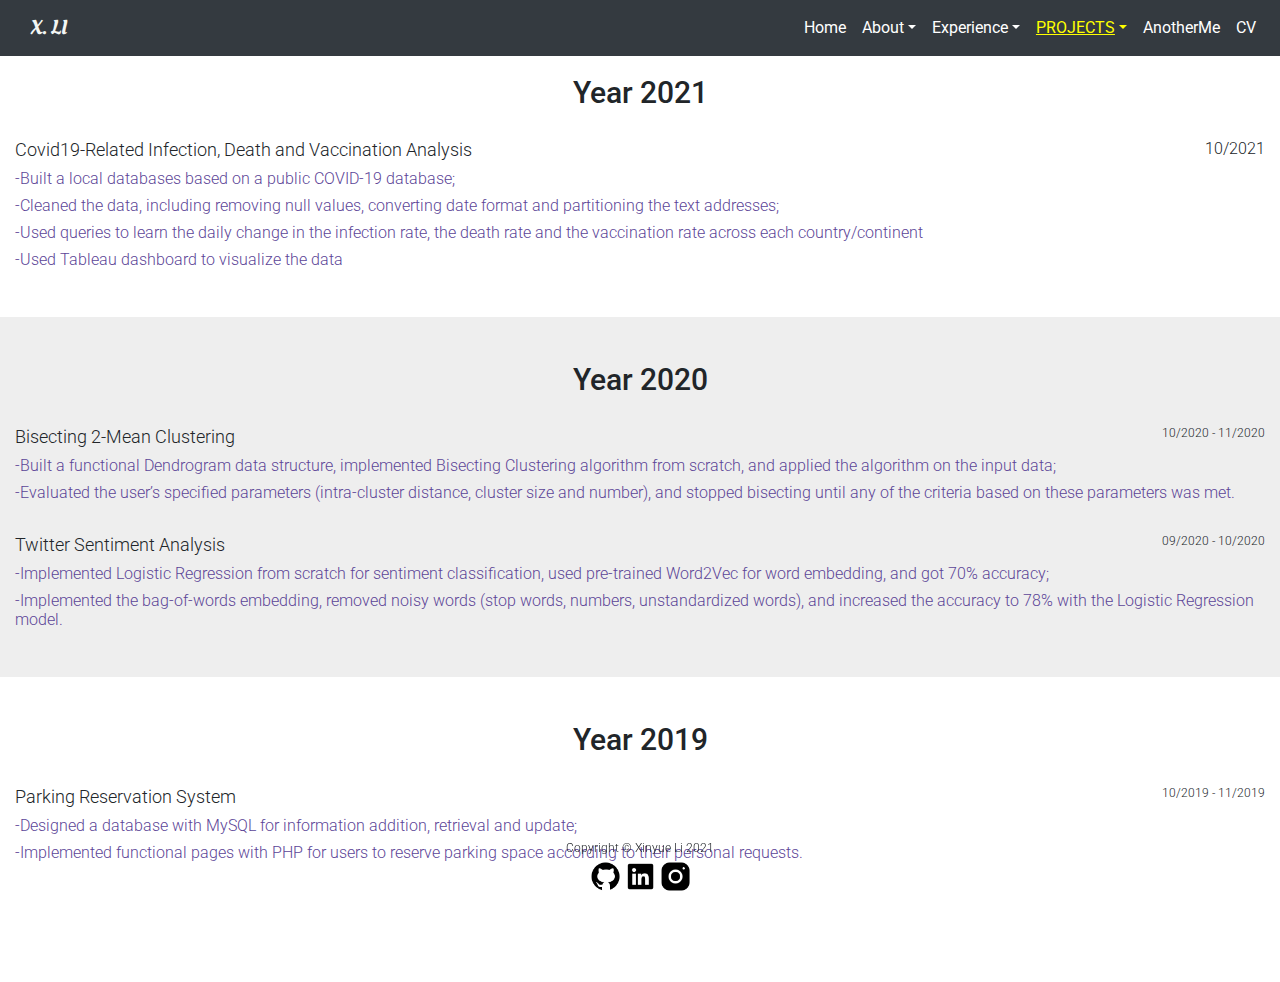
<file: projects.html>
<!DOCTYPE html>
<html lang="en">

  <head>
    <meta charset="utf-8">
    <meta name="viewport" content="width=device-width, initial-scale=1.0">
    <link rel="stylesheet" type="text/css" href="css/html5reset.css">
    <link rel="stylesheet" href="https://stackpath.bootstrapcdn.com/bootstrap/4.3.1/css/bootstrap.min.css" integrity="sha384-ggOyR0iXCbMQv3Xipma34MD+dH/1fQ784/j6cY/iJTQUOhcWr7x9JvoRxT2MZw1T" crossorigin="anonymous">
    <link rel="stylesheet" type="text/css" href="css/style.css">
    <link href="https://fonts.googleapis.com/css2?family=Oleo+Script:wght@700&family=Quattrocento&family=Roboto:ital,wght@0,100;0,300;0,400;0,500;0,700;1,100;1,300&family=Sacramento&family=Tinos&display=swap" rel="stylesheet">
    <script src="https://code.jquery.com/jquery-3.3.1.slim.min.js" integrity="sha384-q8i/X+965DzO0rT7abK41JStQIAqVgRVzpbzo5smXKp4YfRvH+8abtTE1Pi6jizo" crossorigin="anonymous"></script>
    <script src="https://cdnjs.cloudflare.com/ajax/libs/popper.js/1.14.7/umd/popper.min.js" integrity="sha384-UO2eT0CpHqdSJQ6hJty5KVphtPhzWj9WO1clHTMGa3JDZwrnQq4sF86dIHNDz0W1" crossorigin="anonymous"></script>
    <script src="https://stackpath.bootstrapcdn.com/bootstrap/4.3.1/js/bootstrap.min.js" integrity="sha384-JjSmVgyd0p3pXB1rRibZUAYoIIy6OrQ6VrjIEaFf/nJGzIxFDsf4x0xIM+B07jRM" crossorigin="anonymous"></script>
    <title>Projects</title>

  </head>

  <body>
    <div class="skip"><a href="#main">Jump to Content</a></div>
    <header id="header">
        <nav class="navbar navbar-expand-md navbar-dark bg-dark">
            <div class="header-container">
                <div class="logo container">
                    <a class="navbar-brand">X. Li</a>
                </div>
                <button id="button" type="button" data-toggle="collapse"data-target="#navbarSupportedContent">
                    <!-- <span class="navbar-toggler-icon"> </span> -->
                    Menu
                </button>
            </div>

            <div class="collapse navbar-collapse" id="navbarSupportedContent">
                <ul class="navbar-nav md-auto">
                    <li class="nav-item">
                        <a class="nav-link" href="index.html">Home</a>
                    </li>
                    <li class="nav-item dropdown ">
                        <a class="nav-link dropdown-toggle" href="#" class="navbarDropdown" role="button" data-toggle="dropdown">About</a>
                        <div class="dropdown-menu" arial-labelledby="navbarDropdown">
                            <a class="dropdown-item" href="personal.html">All</a>
                            <div class="dropdown-divider"></div>
                            <a class="dropdown-item" href="personal.html#main">Introduction</a>
                            <div class="dropdown-divider"></div>
                            <a class="dropdown-item" href="personal.html#Education">Education</a>
                            <div class="dropdown-divider"></div>
                            <a class="dropdown-item" href="personal.html#Courses">Courses Taken</a>
                            <div class="dropdown-divider"></div>
                            <a class="dropdown-item" href="personal.html#Skills">Skills</a>
                            <!-- <div class="dropdown-divider"></div>
                            <a class="dropdown-item" href="personal.html#anotherMe">Another Me</a> -->
                        </div>
                    </li>
                    <li class="nav-item dropdown">
                        <a class="nav-link dropdown-toggle" href="#" class="navbarDropdown" role="button" data-toggle="dropdown">Experience</a>
                        <div class="dropdown-menu" arial-labelledby="navbarDropdown">
                            <a class="dropdown-item" href="experience.html">All</a>
                            <div class="dropdown-divider"></div>
                            <a class="dropdown-item" href="experience.html#pastInterns">Past Interns</a>
                            <div class="dropdown-divider"></div>
                            <a class="dropdown-item" href="experience.html#currentPlanning">Current Planning</a>
                            
                        </div>
                    </li>
                    <li class="nav-item dropdown active">
                        <a class="nav-link dropdown-toggle" href="#" class="navbarDropdown" role="button" data-toggle="dropdown">Projects</a>
                        <div class="dropdown-menu" arial-labelledby="navbarDropdown">
                            <a class="dropdown-item" href="projects.html">All</a>
                            <div class="dropdown-divider"></div>
                            <a class="dropdown-item" href="projects.html#2021">Year 2021</a>
                            <div class="dropdown-divider"></div>
                            <a class="dropdown-item" href="projects.html#2020">Year 2020</a>
                            <div class="dropdown-divider"></div>
                            <a class="dropdown-item" href="projects.html#2019">Year 2019</a>
                            
                        </div>
                    </li>
                    <li class="nav-item">
                        <a class="nav-link" href="anotherMe.html">AnotherMe</a>
                    </li>
                    <li class="nav-item">
                        <a class="nav-link CV" target="_blank" href="file/CV.pdf">CV</a>
                    </li>
                    
                </ul>
            </div>
        </nav> 
    </header>

    <main>
        
        <div class="sections" id="main">
            <div class="section" id="2021">
                <div class="section-header">
                    <h1>Year 2021</h1>
                </div>
    
                <div class="section-content">
                    <div class="subcontent">
                        <div class="subcontent-left">
                            <h2>Covid19-Related Infection, Death and Vaccination Analysis</h2>
                        </div>
                        <div class="subcontent-right">
                            <h3>10/2021</h3>
                        </div>
                    </div>
                        <h3 class="lighter">-Built a local databases based on a public COVID-19 database;</h3>
                        <h3 class="lighter">-Cleaned the data, including removing null values, converting date format and partitioning the text addresses;</h3>
                        <h3 class="lighter">-Used queries to learn the daily change in the infection rate, the death rate and the vaccination rate across each country/continent</h3>
                        <h3 class="lighter">-Used Tableau dashboard to visualize the data</h3>
                    </div>
                </div>
                
            </div>

            <div class="section" id="2020">
                <div class="section-header">
                    <h1>Year 2020</h1>
                </div>
                <div class="section-content">
                    <div class="subcontent">
                        <div class="subcontent-left">
                            <h2>Bisecting 2-Mean Clustering</h2>
                        </div>
                        <div class="subcontent-right">
                            <h2>10/2020 - 11/2020</h2>
                        </div>
                    </div>
                        <h3 class="lighter">-Built a functional Dendrogram data structure, implemented Bisecting Clustering algorithm from scratch, and applied the algorithm on the input data;</h3>
                        <h3 class="lighter">-Evaluated the user’s specified parameters (intra-cluster distance, cluster size and number), and stopped bisecting until any of the criteria based on these parameters was met. </h3>
                    
                    <br>
                    <div class="subcontent">
                        <div class="subcontent-left">
                            <h2>Twitter Sentiment Analysis</h2>
                        </div>
                        <div class="subcontent-right">
                            <h2>09/2020 - 10/2020</h2>
                        </div>
                    </div>
                        <h3 class="lighter">-Implemented Logistic Regression from scratch for sentiment classification, used pre-trained Word2Vec for word embedding, and got 70% accuracy;</h3>
                        <h3 class="lighter">-Implemented the bag-of-words embedding, removed noisy words (stop words, numbers, unstandardized words), and increased the accuracy to 78% with the Logistic Regression model.</h3>
                    
                </div>            
            </div>

            <div class="section" id="2019">
                <div class="section-header">
                    <h1>Year 2019</h1>
                </div>
                <div class="section-content">
                    <div class="subcontent">
                        <div class="subcontent-left">
                            <h2>Parking Reservation System</h2>
                        </div>
                        <div class="subcontent-right">
                            <h2>10/2019 - 11/2019</h2>
                        </div>
                    </div>
                        <h3 class="lighter">-Designed a database with MySQL for information addition, retrieval and update;</h3>
                        <h3 class="lighter">-Implemented functional pages with PHP for users to reserve parking space according to their personal requests.</h3>
                   
                </div>
            </div>



        </div>
        <br>
        <br>
        <br>

        
    </main>
  
  <footer id="footer">
    <div class="footer-container">
        <div class="copy">
            <a>Copyright © Xinyue Li 2021</a>
        </div>
        <div class="social-media">
            <ul class="media-list">
                <!--github,linkedin,instagram-->
                <li class="inline-item">
                    <a target="_blank" href="https://github.com/Xinyue-LIi">
                        <img src="img/github_icon.png" alt="github icon">
                    </a>
                </li>
                <li class="inline-item">
                    <a target="_blank" href="https://www.linkedin.com/in/xinyue-liii/">
                        <img src="img/linkedin_icon.png" alt="linkedin icon">
                    </a>
                </li>
                <li class="inline-item">
                    <a target="_blank" href="https://www.instagram.com/becky__li/">
                        <img src="img/instagram_icon.png" alt="instagram icon">
                    </a>
                </li>
            </ul>
        </div>
    </div>
  </footer>
  
  </body>


</html>
</file>
<file: css/style.css>
.navbar{
    position: fixed;
    top: 0px;
    width: 100%;
}
#header .active>a{
    color:yellow;
    text-transform: uppercase;
    text-decoration: underline;
}
.navbar-dark .navbar-nav .nav-link {
    color: rgba(255,255,255,1);
}
body{
    margin:0;
    padding:0;
    font-family: 'Roboto', sans-serif;
}
main{
    padding-top: 30px;
}
#button{
    
    background-color: #fff;
    color: black;
    border-radius: 8px;
    text-align: right;
    font-family: 'Roboto', sans-serif;
    border:none;
    font-size: 16px;
    height: 30px;
    align-self: center;
}

.navbar-toggler{
    color: rgba(255,255,255,1);
}
.header-container{
    display: flex;
    flex-wrap: nowrap;
    justify-content: space-between;
    width: 100%;
}

#footer{
    position:fixed;
    padding-bottom: 0;
    bottom:35px;
    left:0;
    right:0;
    height:30px;
  
    
}

.social-media ul{
    list-style-type: none;
    display: flex;
    flex-direction: row;
    flex-wrap: wrap;
    align-self: center;
    justify-content: center;
  
}

.social-media li{
    flex-direction: row;
}


.inline-item img{
    height:35px;
    width: auto;
}

#footer .copy{
    font-weight:300;
    text-align: center;
}

#footer .copy a{
    font-size:12px;
}

#header .navbar-brand{
    color: #f3f6f4;
    text-transform: uppercase;
    font-family: 'Oleo Script', cursive;
}
.full-screen{
    min-height: 1000px;
}

.full-screen .intro{
    padding-top: 40px;
    text-align: center;
}
.intro h1{
    font-size: 25px;
    font-family: 'Tinos', serif;
}

.intro .largerFont{
    font-size: 48px;
    font-weight: 900;
    text-shadow: 2px 2px #d6d3d3;
}
.intro h2{
    font-size: 16px;
    font-family: 'Tinos', serif;
    color: #bd5454;
}
.full-screen .myphoto{
    text-align: center;
    padding-top: 6px;
    /* padding-left: 45px;
    padding-right: 45px; */
}
.myphoto img{
    height:auto;
    width:85%;
}

.intro h3{
    font-family: 'Roboto', sans-serif;
    font-size: 15px;
    width:80%;
    /* padding-left: 20px;
    padding-right: 20px; */
}


.skip a{
    background: white;
    left: 0;
    padding: 6px;
    -webkit-transition: top 1s ease-out;
    transition: top 1s ease-out;
    z-index: 1;
    position: absolute;
    top: -40px;
    color: black;
    background-color: #eeeeee;
}
  
.skip a:focus{
    position: absolute;
    top: 0px;
    color: #bd5454;
    background-color: #eeeeee;
}

.page-indicator{
    text-align: center;
    justify-content: center;
    height: 50px;
}
/* .page-indicator h1{
    font-size: 25px;
    font-family: 'Sacramento', cursive;
    padding-top: 18px;
} */
.section-header{
    text-align: center;
    
}
.section-header h1{
    padding-top: 5px;
    font-size: 24px;
}

#Introduction h2{
    font-size: 16px;
    line-height: 1.5;
}

.section{
    
    padding-top: 40px;
    padding-bottom: 40px;

}
.section-content{
    padding-top: 20px;
}
.section-content h2{
    font-weight: 300;
    font-size: 18px;
    padding-left: 15px;
    padding-right: 15px;
    
}
.section-content h3{
    font-weight: 300;
    font-size: 15px;
    padding-left: 15px;
    padding-right: 15px;
    
}
h3.lighter{
    /*font-style: italic;*/
    font-size: smaller;
    color:#5c4597;
}
.section:nth-child(even){
    background-color: #eeeeee;
}


.subcontent{
    display: flex;
}
.subcontent-left{
    width:70%
}
.subcontent-right{
    width: 30%;
    text-align: right;
}
.subcontent-right h2{
    font-size: 12px;
}

/* about->courses */



.subcontent-aslist ul{
    list-style-type: none;
    display: flex;
    flex-wrap: wrap;
}
.subcontent-aslist ul li{
    flex-direction: row;
    padding: 10px 20px;
    text-align: center;
}


.skill-list li{
    width: 25%;
}

.subcontent-flexcontaniner-course {
    display: grid;
    grid-gap: 5px;
    grid-template-columns: 48% 48%;
    
    color: #444;
    justify-content: space-around;
    text-align: center;
    padding-left: 10px;
    padding-right: 10px;
}

.box {
    background-color:#fff;
    border: 1px solid #7565a7;
    color: #7565a7;
    border-radius: 10px;
    padding: 10px;
    font-size: 15px;
    font-family: 'Roboto', sans-serif;

}
/* .a {
    grid-column: 1/2; 
    grid-row: 1/2;
}
.b {
    grid-column: 2/-1; 
    grid-row: 1/2;
}
.c {
    grid-column: 1/2; 
    grid-row: 2/3;
}
.d {
    grid-column: 2/-1; 
    grid-row: 2/3;
}

.k{
    grid-column: 1/-1; 
    grid-row: 6/7;
}
 */


.subcontent-flexcontaniner-skill{
    display: grid;
    grid-gap: 5px;
    grid-template-columns: repeat(3, 30%);
    
    color: #444;
    justify-content: space-around;
    text-align: center;
    padding-left: 10px;
    padding-right: 10px;
}


.s1{
    grid-template-columns: repeat(3, 30%);
    grid-template-rows: repeat(4, auto);
}
.s2{
    padding-top: 8px;
    grid-template-columns: repeat(2, 45%);
}


.s3{
    padding-top: 8px;
    grid-template-columns: repeat(2, 45%);
}
/* 
.s1 .a2{
    grid-column: 1/2; 
    grid-row: 1/2;
}
.s1 .b2{
    grid-column: 2/3; 
    grid-row: 1/2;
}
.s1 .c2{
    grid-column: 3/-1; 
    grid-row: 1/2;
}


 */
#anotherMe h2{
    font-size: 20px;
    text-align: center;
}

.gallery h1{
    /*padding-top: 20px;*/
    font-size: 25px;
    text-align: center;
    font-family: 'Tinos', serif;
    font-weight: bolder;


}

.gallery h2{
    padding-top: 10px;
    font-size: 15px;
    font-family: 'Tinos', serif;
    text-align: center;
    color:#5b5b5b;
}

.gallery-baking{
    
    display: grid;
    width: 90vw;
    grid-template-columns: 1fr 1fr;
    grid-template-rows: repeat(5, 250px);
    margin: auto;
    margin-bottom: 50px;
}
img{
    object-fit: cover;
    width: 100%;
    height:100%;
}

.gallery-baking > div{
    overflow: hidden;
}

/* .gallery-baking .i1{
    grid-column: 1/2;
    grid-row: 1/2;
}
.gallery-baking .i2{
    grid-column: 2/-1;
    grid-row: 1/2;
}
.gallery-baking .i3{
    grid-column: 1/2;
    grid-row: 2/3;
}
.gallery-baking .i4{
    grid-column: 2/-1;
    grid-row: 2/3;
}
.gallery-baking .i5{
    grid-column: 1/2;
    grid-row: 3/4;
}
.gallery-baking .i6{
    grid-column: 2/-1;
    grid-row: 3/4;
}
.gallery-baking .i7{
    grid-column: 1/2;
    grid-row: 4/5;
}
.gallery-baking .i8{
    grid-column: 2/-1;
    grid-row: 4/5;
} */
.gallery-baking .i9{
    grid-column: 1/-1;
    grid-row: 5/-1;
}

.gallery-drawing{
    
    display: grid;
    width: 90vw;
    grid-template-columns: 1fr 1fr;
    grid-template-rows: repeat(2, 250px);
    margin: auto;
    margin-bottom: 100px;
}

.gallery-drawing > div{
    overflow: hidden;
}
.heading>h1{
    margin: 25px;
}
.section .gallery {
    padding-top: 0px;
}
#anotherMe h2 a{
    color:#bd5454;
}

#currentPlanning h2{
    font-size: 15px;
}

@media screen and (min-width: 640px){

header button{
    display: none;
}

main .myphoto img{
    width: 35%;
    height: auto;
}

.subcontent-flexcontaniner-course{  
    grid-template-columns: repeat(4, 22%);
}

.subcontent-flexcontaniner-skill{
    grid-template-columns: repeat(4, 22%);
}

.section-header h1{
    font-size: 30px;
}

#Introduction h2{
    font-size: 18px;
}


.section-content h3{
    font-weight: 300;
    font-size: 16px;
    padding-left: 15px;
    padding-right: 15px;
    
}
h3.lighter{
    /*font-style: italic;*/
    font-size:16px;
    color:#5c4597;
}

.gallery-baking{
    
    display: grid;
    width: 90vw;
    grid-template-columns: 1fr 1fr 1fr;
    grid-template-rows: repeat(3, 300px);
    margin: auto;
    margin-bottom: 50px;
}
.gallery-baking .i9{
    grid-column: 3/-1;
    grid-row: 3/-1;
}

.gallery-drawing{
    display: grid;
    width: 90vw;
    grid-template-columns: 1fr 1fr;
    grid-template-rows: repeat(2, 400px);
    margin: auto;
    margin-bottom: 100px;
}

.gallery h1{
    font-size: 28px;
}

.gallery h2{
    font-size: 18px;
    
}

#currentPlanning h2{
    font-size: 16px;
}
}
</file>
